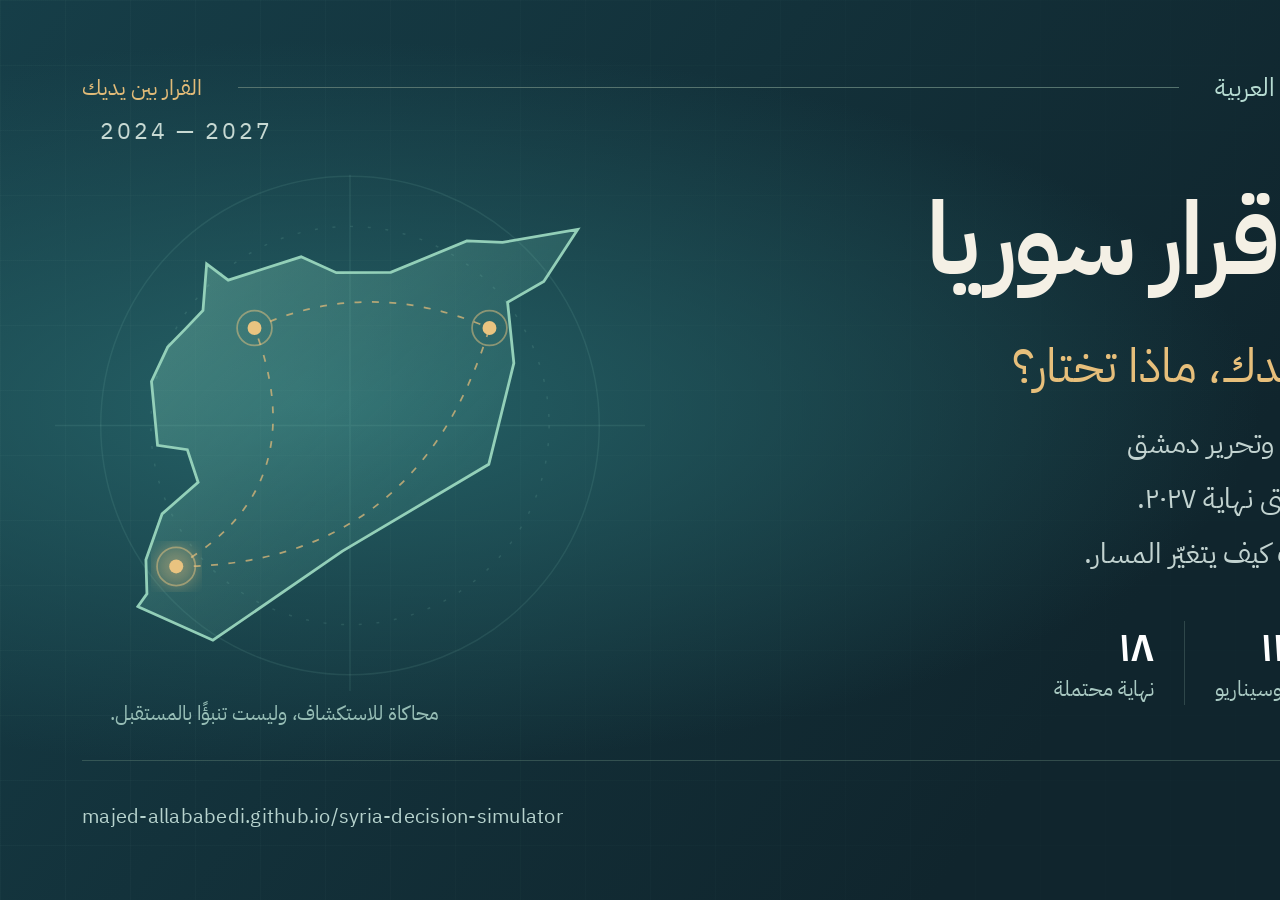
<file: promo/announcement.html>
<!doctype html><html lang="ar" dir="rtl"><meta charset="utf-8"><title>محاكي قرار سوريا — إعلان</title><style>
@font-face{font-family:Plex;src:url('../src/fonts/IBMPlexSansArabic-Regular.ttf')}@font-face{font-family:Plex;src:url('../src/fonts/IBMPlexSansArabic-SemiBold.ttf');font-weight:600}*{box-sizing:border-box}html,body{margin:0;width:1600px;height:900px;overflow:hidden}body{font-family:Plex;background:#102d35;color:#f4f0e5}.poster{position:relative;width:1600px;height:900px;background:radial-gradient(ellipse at 20% 45%,#256166 0,transparent 52%),linear-gradient(125deg,#163e48,#10252d 70%);padding:66px 82px}.grid{position:absolute;inset:0;background-image:linear-gradient(#b4ead808 1px,transparent 1px),linear-gradient(90deg,#b4ead808 1px,transparent 1px);background-size:65px 65px;mask-image:linear-gradient(90deg,#000,transparent)}.top{position:relative;display:flex;align-items:center;gap:16px;color:#b7dcd2;font-size:25px}.mark{width:43px;height:43px;display:grid;place-items:center;background:#dcb571;color:#17363d;font-size:26px;font-weight:600;border-radius:12px}.top .line{height:1px;background:#55736e;flex:1;margin:0 20px}.top .tag{font-size:22px;color:#e2bb78}.content{position:relative;width:850px;margin-top:68px}h1{font-size:101px;line-height:1.25;letter-spacing:-3px;margin:0;font-weight:600}.question{font-size:47px;color:#e7bf7b;margin:28px 0 14px}.desc{font-size:29px;line-height:1.9;color:#c2d3d0;max-width:780px;margin:0}.metrics{display:flex;gap:0;margin-top:39px;align-items:center}.metric{padding:0 30px;border-left:1px solid #5a78726b}.metric:first-child{padding-right:0}.metric:last-child{border:0}.metric b{display:block;font-size:42px;color:#fff;line-height:1.25}.metric span{font-size:21px;color:#a9c9c2}.art{position:absolute;left:25px;top:160px;width:650px;height:590px;opacity:.94}.footer{position:absolute;bottom:55px;right:82px;left:82px;border-top:1px solid #6a8c7e60;padding-top:25px;display:flex;align-items:center;justify-content:space-between}.cta{font-size:26px;background:#e3bb77;color:#15363c;padding:10px 30px;border-radius:10px;font-weight:600}.url{direction:ltr;font-size:20px;letter-spacing:.25px;color:#b7d3ce}.note{position:absolute;left:110px;top:698px;font-size:20px;color:#96bdb5}.year{position:absolute;left:100px;top:114px;font-size:23px;letter-spacing:3px;color:#c7d9d3;direction:ltr}
</style><div class="poster"><div class="grid"></div><div class="top"><span class="mark">س</span><span>تجربة تفاعلية باللغة العربية</span><span class="line"></span><span class="tag">القرار بين يديك</span></div><div class="year">2024 — 2027</div><svg class="art" viewBox="0 0 440 400" aria-label="رسم توضيحي لسوريا"><defs><linearGradient id="land" x1="0" y1="0" x2="1" y2="1"><stop stop-color="#8ed6bd" stop-opacity=".42"/><stop offset="1" stop-color="#348381" stop-opacity=".08"/></linearGradient><filter id="glow"><feGaussianBlur stdDeviation="5"/></filter></defs><g fill="none" stroke="#8dceb9"><circle cx="220" cy="180" r="169" opacity=".12"/><circle cx="220" cy="180" r="135" opacity=".16" stroke-dasharray="2 10"/><path d="M20 180H420M220 10V360" opacity=".12"/></g><g transform="translate(-30,-10) scale(1.18)"><path d="M207.5,233.2 L133.1,284.4 L90.8,265.4 L90,265 L95.2,257.7 L94.6,238.1 L103.9,211.8 L124.6,193.7 L118.4,174.9 L101.3,172.4 L97.8,135.7 L107.1,116 L117.3,105.5 L127.4,94.9 L129.5,68.2 L141.9,77.5 L183.8,64.1 L204,73.2 L235.3,73 L279,55 L299.5,55.8 L342.7,48.4 L323.2,78.3 L302.4,90.2 L306,125.2 L291.6,183.3 Z" fill="url(#land)" stroke="#9bd8bf" stroke-width="1.6"/><path d="M112 242Q192 197 157 105Q222 75 292 105M112 242Q250 242 292 105" fill="none" stroke="#dfbb7b" stroke-width="1" stroke-dasharray="4 6" opacity=".8"/><g fill="#f6cb83"><circle cx="112" cy="242" r="12" opacity=".4" filter="url(#glow)"/><circle cx="112" cy="242" r="4"/><circle cx="157" cy="105" r="4"/><circle cx="292" cy="105" r="4"/></g><g fill="none" stroke="#f6cb83" opacity=".5"><circle cx="112" cy="242" r="11"/><circle cx="157" cy="105" r="10"/><circle cx="292" cy="105" r="10"/></g></g></svg><div class="content"><h1>محاكي قرار سوريا</h1><div class="question">لو كان القرار بيدك، ماذا تختار؟</div><p class="desc">من سقوط نظام الأسد وتحرير دمشق<br>في ٨ ديسمبر ٢٠٢٤… حتى نهاية ٢٠٢٧.<br>اتخذ قراراتك، واكتشف كيف يتغيّر المسار.</p><div class="metrics"><div class="metric"><b>٣٧</b><span>شهرًا من القرارات</span></div><div class="metric"><b>١٣٨</b><span>حدثًا وسيناريو</span></div><div class="metric"><b>١٨</b><span>نهاية محتملة</span></div></div></div><div class="note">محاكاة للاستكشاف، وليست تنبؤًا بالمستقبل.</div><div class="footer"><span class="cta">جرّب المحاكي الآن</span><span class="url">majed-allababedi.github.io/syria-decision-simulator</span></div></div></html>
</file>
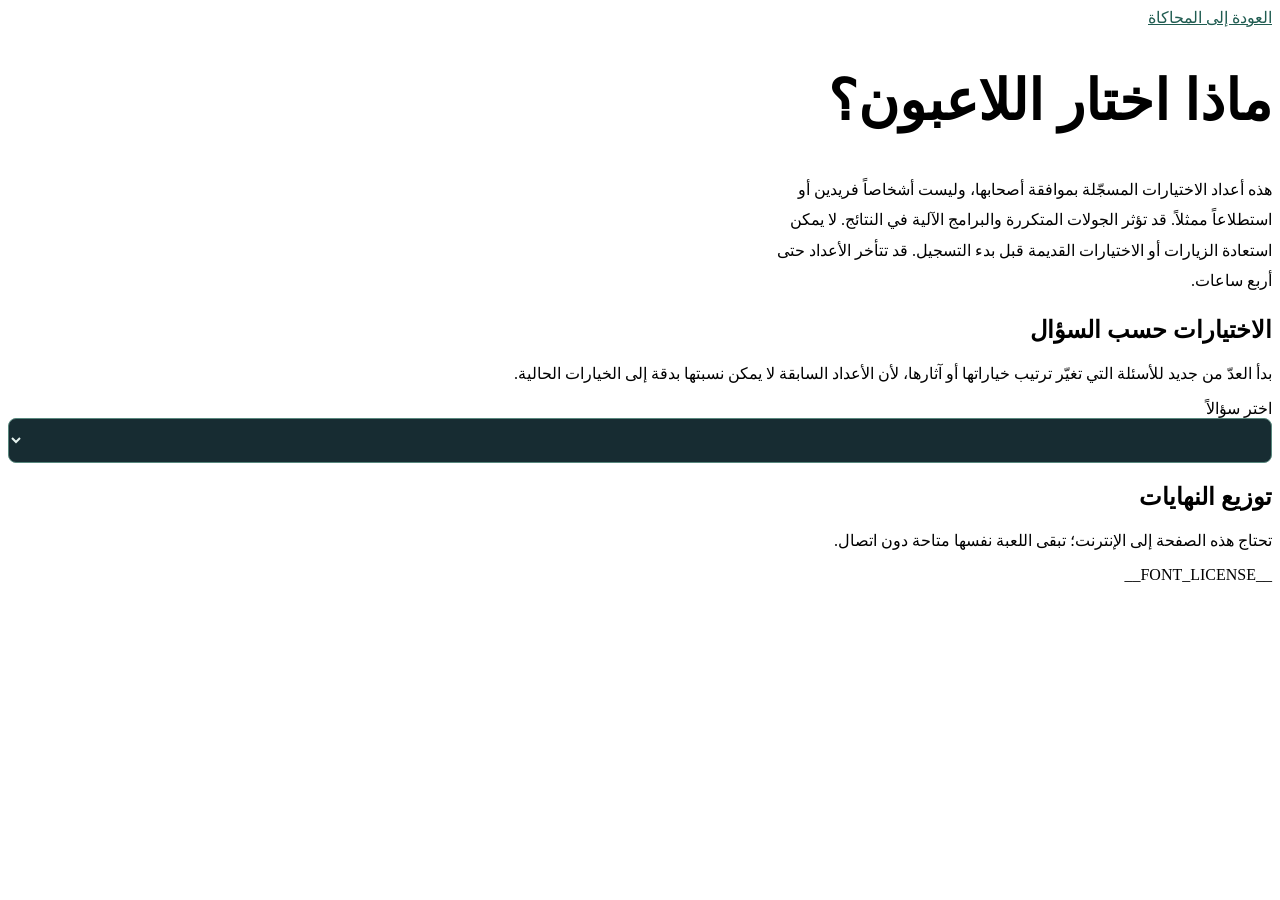
<file: src/stats.html>
<!doctype html>
<html lang="ar" dir="rtl"><head><meta charset="utf-8"><meta name="viewport" content="width=device-width,initial-scale=1"><title>إحصاءات القرارات العامة</title><style>__CSS__
.stats-wrap{max-width:900px;margin:auto;padding:28px 18px 60px}.stats-wrap h1{font-size:clamp(2rem,6vw,3.5rem);line-height:1.3}.stats-wrap a{color:#205c51}.stats-wrap select{width:100%;padding:12px;color:#e6f3ef;background:#172c32;border:1px solid #59887e;border-radius:8px;font:inherit}.stat-row{padding:12px 0;border-bottom:1px solid #1c544b20}.stats-intro{max-width:65ch;line-height:1.9}.stat-row meter{display:block;width:100%;height:15px;margin-top:8px;accent-color:#347c69}</style></head>
<body><main class="stats-wrap"><a href="index.html">العودة إلى المحاكاة</a><h1>ماذا اختار اللاعبون؟</h1><p class="stats-intro">هذه أعداد الاختيارات المسجّلة بموافقة أصحابها، وليست أشخاصاً فريدين أو استطلاعاً ممثلاً. قد تؤثر الجولات المتكررة والبرامج الآلية في النتائج. لا يمكن استعادة الزيارات أو الاختيارات القديمة قبل بدء التسجيل. قد تتأخر الأعداد حتى أربع ساعات.</p><section class="card"><h2>الاختيارات حسب السؤال</h2><p>بدأ العدّ من جديد للأسئلة التي تغيّر ترتيب خياراتها أو آثارها، لأن الأعداد السابقة لا يمكن نسبتها بدقة إلى الخيارات الحالية.</p><label for="question">اختر سؤالاً</label><select id="question"></select><div id="results" aria-live="polite"></div></section><section class="card"><h2>توزيع النهايات</h2><div id="ends" aria-live="polite"></div></section><p>تحتاج هذه الصفحة إلى الإنترنت؛ تبقى اللعبة نفسها متاحة دون اتصال.</p></main>__FONT_LICENSE__<script>var DATA=__STATS_DATA__;</script><script>__STATS_JS__</script></body></html>
</file>
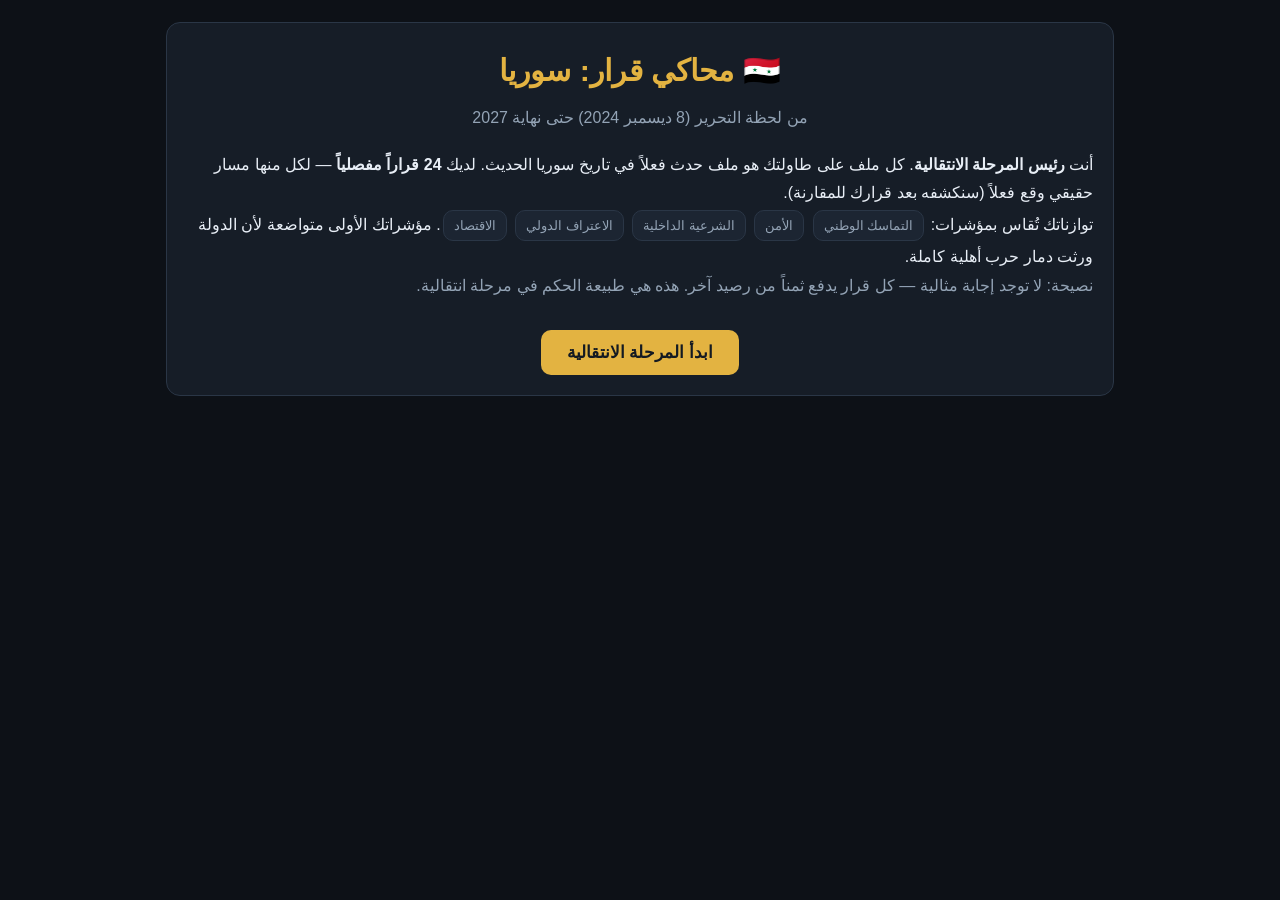
<file: v1/محاكي-القرار-نسخة-1.html>
<!DOCTYPE html>
<html lang="ar" dir="rtl">
<head>
<meta charset="UTF-8">
<meta name="viewport" content="width=device-width, initial-scale=1.0">
<title>محاكي قرار سوريا: من التحرير إلى 2027</title>
<style>
:root{
  --bg:#0d1117; --panel:#161d27; --panel2:#1c2532; --line:#2a3646;
  --txt:#e8eef6; --dim:#93a3b5; --gold:#e3b341; --green:#3fb96b;
  --red:#e05b5b; --blue:#4aa3e0; --w:#b48ce8; --a:#5ad08a; --s:#4aa3e0; --d:#e3b341; --e:#f0864f;
}
*{box-sizing:border-box;margin:0;padding:0}
body{background:var(--bg);color:var(--txt);font-family:"Segoe UI",Tahoma,"Noto Naskh Arabic",Arial,sans-serif;line-height:1.8}
.wrap{max-width:980px;margin:0 auto;padding:22px 16px 60px}
h1{font-size:1.9rem;color:var(--gold);margin-bottom:6px}
h2{font-size:1.25rem;margin:14px 0 8px}
.sub{color:var(--dim);margin-bottom:18px}
.card{background:var(--panel);border:1px solid var(--line);border-radius:14px;padding:20px;margin-bottom:16px}
.badge{display:inline-block;background:var(--panel2);border:1px solid var(--line);color:var(--gold);border-radius:20px;padding:2px 14px;font-size:.85rem;margin-bottom:10px}
.gauges{display:grid;grid-template-columns:repeat(auto-fit,minmax(160px,1fr));gap:10px;margin:14px 0}
.gauge{background:var(--panel2);border:1px solid var(--line);border-radius:10px;padding:10px 12px}
.gauge .lbl{font-size:.8rem;color:var(--dim);display:flex;justify-content:space-between}
.bar{height:10px;background:#0a0f16;border-radius:6px;margin-top:6px;overflow:hidden}
.bar i{display:block;height:100%;border-radius:6px;transition:width .5s}
.opt{display:block;width:100%;text-align:right;background:var(--panel2);border:1px solid var(--line);color:var(--txt);border-radius:12px;padding:14px 16px;margin-bottom:10px;cursor:pointer;font-size:1rem;font-family:inherit}
.opt:hover{border-color:var(--gold);background:#222d3c}
.opt b{color:var(--gold);display:block;margin-bottom:4px}
.opt small{color:var(--dim)}
.btn{background:var(--gold);color:#141a22;font-weight:700;border:none;border-radius:10px;padding:12px 26px;font-size:1.05rem;cursor:pointer;font-family:inherit}
.btn.sec{background:var(--panel2);color:var(--txt);border:1px solid var(--line)}
.outcome{border-right:4px solid var(--blue);background:var(--panel2);border-radius:0 10px 10px 0;padding:14px 16px;margin:12px 0}
.reality{border-right:4px solid var(--green);background:#152219;border-radius:0 10px 10px 0;padding:14px 16px;margin:12px 0;font-size:.95rem}
.reality b{color:var(--green)}
.effs{display:flex;flex-wrap:wrap;gap:8px;margin-top:8px}
.eff{font-size:.85rem;padding:2px 10px;border-radius:12px}
.eff.up{background:#12331f;color:#6fdc8c}.eff.dn{background:#3a1a1a;color:#f08c8c}
.tl{display:flex;align-items:center;gap:4px;margin:10px 0;font-size:.75rem;color:var(--dim)}
.tl .dot{flex:1;height:6px;background:#0a0f16;border-radius:4px;overflow:hidden}
.tl .dot i{display:block;height:100%;background:var(--gold)}
.log{font-size:.85rem;color:var(--dim)}
.log div{border-bottom:1px dashed var(--line);padding:4px 0}
.kbd{border:1px solid var(--line);border-radius:4px;padding:0 6px;background:var(--panel2);font-size:.8rem}
.big{font-size:2.2rem;color:var(--gold);margin:10px 0}
.center{text-align:center}
.grid2{display:grid;grid-template-columns:1fr 1fr;gap:12px}
@media(max-width:700px){.grid2{grid-template-columns:1fr}}
ul{padding-right:22px;margin:8px 0}
li{margin-bottom:6px}
.finalgrid{display:grid;grid-template-columns:repeat(auto-fit,minmax(150px,1fr));gap:10px;margin:14px 0}
.tag{font-size:.8rem;background:var(--panel2);border:1px solid var(--line);border-radius:10px;padding:3px 10px;color:var(--dim);display:inline-block;margin:2px}
</style>
</head>
<body>
<div class="wrap" id="app"></div>
<script>
"use strict";
/* ============================================================
   محاكي قرار: سوريا من التحرير (8/12/2024) إلى نهاية 2027
   أنت أحمد الشرع / رئيس المرحلة الانتقالية.
   المقاييس: التماسك الوطني، الأمن، الشرعية الداخلية، الاعتراف الدولي، الاقتصاد
   ============================================================ */
const NAMES={w:"التماسك الوطني",a:"الأمن",s:"الشرعية الداخلية",d:"الاعتراف الدولي",e:"الاقتصاد"};
const COL={w:"var(--w)",a:"var(--a)",s:"var(--s)",d:"var(--d)",e:"var(--e)"};

const SCEN=[
{id:"gov",date:"ديسمبر 2024",title:"الأيام الأولى: من يدير الدولة؟",
brief:"دمشق سقطت. الجيش انهار، والموظفون في حيرة، والسفارات تراقب. أمامك خياران: إبقاء حكومة تصريف تعمل مع الإدارات القديمة لكسب الوقت، أو تطهير كامل للدولة من بقايا النظام.",
opts:[
 {t:"إبقاء حكومة تصريف الأعمال (البشير) وتسيير الدواوين",d:"استمرارية المؤسسات ولو بكادر مشكوك بولائه",eff:{d:10,s:5,e:5,a:-5},res:"تستقر الخدمات نسبياً، والسفارات تلتقط إشارة عقلانية، لكن قواعد الثوار تتذمر من «إعادة إنتاج النظام»."},
 {t:"تطهير شامل فوري لكل مفاصل الدولة",d:"لا شريك سابق في منصب واحد",eff:{s:10,d:-5,a:-10,e:-10},res:"القواعد الشعبية مرتاحة، لكن المدارس والمستشفيات والدوائر المالية تصاب بالشلل خلال أسابيع."},
 {t:"حكم عسكري مباشر بـ«إدارة النصر»",d:"القرار كله في غرفة العمليات",eff:{a:5,d:-10,s:-10},res:"الأمن يشتد، لكن الغرب والأقليات يقرؤونها عودة للوصاية الأمنية على البلاد."}]},

{id:"army",date:"24 ديسمبر 2024",title:"الجيش الجديد: حلّ أم إدماج؟",
brief:"عشرات الفصائل بالسلاح تريد ثمرة النصر. الضباط العلويون القدامى يقبعون في المنازل. كيف تبني جيش الدولة؟",
opts:[
 {t:"حلّ الفصائل ودمجها في وزارة الدفاع (الكرد لاحقاً)",d:"جيش واحد تحت سقف واحد — بالسلاح والولاء",eff:{a:10,d:-5,w:-5},res:"تصدر الوزارة هيكل إدماجاً تدريجياً؛ الغرب يحذر من «أسلمة الجيش» وجزء من الأقليات يقلق، لكن السلاح يجمع تحت راية واحدة."},
 {t:"استيعاب ضباط تقنية من جيش النظام السابق",d:"الخبير قبل الولائي",eff:{a:10,e:5,s:-10},res:"تتحسن قدرات الجيش التقنية، لكن الثوار يرون في القرار عودة روح الجيش الأسدي، وتبدأ شكاوى «الثورة سُرقت»."},
 {t:"نزع سلاح الفصائل وبناء جيش مهني من الصفر",d:"دولة بلا ميليشيات فوراً",eff:{a:-15,w:5},res:"الفصائل ترفض، وتنتشر نقاط تفتيش تابعة هنا وهناك؛ الدولة تبدو نظرية أكثر منها واقعية."}]},

{id:"pres",date:"29 يناير 2025",title:"مؤتمر النصر: كيف يُنظَّم الحكم؟",
brief:"البرلمان والنظام السابق يُحَلّان. السؤال: رأس واحد للمرحلة الانتقالية، أم مجلس قيادة جماعي؟",
opts:[
 {t:"تعيينك رئيساً للمرحلة الانتقالية",d:"حسم رمزي وسياسي باسم الثورة",eff:{s:5,d:-5},res:"تُعلن أولوياتك: ملء الفراغ، السلم الأهلي، المؤسسات، الاندماج الدولي. معترضون يرون تركيزاً مبكراً للسلطة."},
 {t:"مجلس قيادة وطني بالتناوب",d:"تشاركي يطمئن الشركاء",eff:{w:10,d:5,a:-5},res:"الأطراف والشركاء يطمئنون، لكن قرارات مصيرية تتأخر وسط البيروقراطية الثورية."},
 {t:"انتخابات رئاسية فورية",d:"شرعية صندوق قبل البناء",eff:{a:-10,w:-5,s:5},res:"دولة تدير انتخابات في ظل فصائل مسلحة وملايين نازحين: فوضى تنظيمية وشرعية هشة."}]},

{id:"coast",date:"6–12 مارس 2025",title:"انتفاضة الفلول في الساحل",
brief:"عشرات كمائن لعناصر أمن في قرى علوية — قتلى بالخمسينات — والنظام البائد يحرض على تمرد مسلح بالساحل. كيف ترد؟",
opts:[
 {t:"عملية عسكرية شاملة وسريعة",d:"حسم بلا تفاصيل",eff:{a:15,w:-20,s:-5,d:-10},flags:["massacre"],res:"يُحطم التمرد خلال أيام، لكن عناصر من الأجهزةرافقها مجازر انتقامية بحق مدنيين علويين: المرصد يوثق أكثر من 1,400 قتيل مدني، وسمعة المرحلة الانتقالية تهتز عالمياً."},
 {t:"ضربات دقيقة مع كتيب حماية للمدنيين",d:"الأمن بعدالة، لا بالثأر",eff:{a:10,w:-5,s:5,d:5},res:"الفلول تُضرب، والقرى العلوية تشهد انتشاراً منضبطاً؛ الكلفة العسكرية أعلى، لكن الرواية السوداء تُحاصر."},
 {t:"مفاوضات مع وجهاء الساحل وتهدئة",d:"حقن الدم أولاً",eff:{a:-10,w:5,d:5},res:"الفلول تعيد تنظيم نفسها وتنتشر في البادية، لكن الشارع العلوي يلتقط إشارة شراكة."}]},

{id:"sdf",date:"10 مارس 2025",title:"اتفاق قسد: دمج أم حسم؟",
brief:"الولايات المتحدة تضغط لاتفاق مع قوات سوريا الديمقراطية: وقف نار شامل، دمج عسكري ومدني، وضمانات للكرد — مع بقاء سيطرة قسد المؤقتة على المعابر والنفط.",
opts:[
 {t:"توقيع الاتفاق",d:"دولة واحدة بمراحل",eff:{d:5,w:5,a:-5},flags:["sdfdeal"],res:"الاتفاق يوقع: هدوء في الشمال والشرق، لكن التنفيذ يتعثر شهراً بعد شهر ويطغى الشعار: «الوقت ليس محايداً»."},
 {t:"رفض الاتفاق وحرب استنزاف فورية",d:"الحرب اليوم أهون من غد",eff:{a:-15,d:-10,w:5},flags:["sdfwar"],res:"جبهة شرقية مشتعلة مع الغطاء الأمريكي الموزع؛ الاقتصاد يجمد، وداعش تستفيد من الفراغ."},
 {t:"اعتراف بإدارة ذاتية/فيدرالية الآن",d:"لا مركزية ترضي واشنطن وتغضب أنقرة",eff:{w:-10,d:10,a:-5},flags:["federal"],res:"ترحيب أمريكي وأوروبي، وغضب تركي عارم وعرقلة لمسارات إدلب، وخصوم داخليون يتهمونك بتقسيم الأمر الواقع."}]},

{id:"const",date:"13 مارس 2025",title:"الإعلان الدستوري: أي عقد اجتماعي؟",
brief:"لجنة قانونية تعد المسودة: مدة انتقالية وشكل نظام الحكم ومصادر التشريع. الأقليات تراقب كلمة واحدة في كل مادة.",
opts:[
 {t:"إعلان دستوري: رئاسي، 5 سنوات، والفقه مصدر رئيسي",d:"نموذج «الانضباط الثابت»",eff:{d:5,w:-5,s:-5,a:5},flags:["pressys"],res:"يوقع: نظام رئاسي قوي وعدة سنوات؛ مكونات كثيرة تحسبها صفقة أحادية، لكن الدولة تظهر بواجهة واضحة أمام الخارج."},
 {t:"جمعية تأسيسية منتخبة ودستور توافقي",d:"الشرعية التشاركية مهما كلفت",eff:{w:10,s:10,d:5,a:-5},res:"أشهر إضافية من الترقب الأمني، لكن مخرجات التأسيس تحمل توقيع الجميع لا توقيع الفائز."},
 {t:"صيغة إسلامية صريحة ودور أكبر للعلماء",d:"تثبيت هوية الدولة",eff:{w:-15,s:10},res:"القاعدة الإسلامية تحتفي، والأقليات تزداد قلقاً وتزداد دعوات «الحماية الدولية» زخماً."}]},

{id:"justice1",date:"أبريل–مايو 2025",title:"جراح الساحل: محاسبة أم طيّ صفحة؟",
brief:"تقارير أممية وصحفية تتحدث عن انتهاكات جسيمة على الهوية، وضغط غربي وعلوي لتشكيل آلية محاسبة، وقواعد مسلحة تعتبر أي محاكمة «مساساً بالمقاتلين».",
opts:[
 {t:"لجنة وطنية مستقلة + محاكمات للمنتهكين",d:"لا أحد فوق القانون",eff:{d:10,w:10,s:-5},flags:["trials"],res:"لجنة تقصي تبدأ عملها؛ محاكمات محدودة لكن كافية لتوجيه رسالة، واستياء داخل الأجهزة من «محاسبة المقاتلين»."},
 {t:"عفو عام وتجاهل الملفات",d:"نتقدم ولا نلتفت",eff:{w:-15,d:-10,s:5},res:"الشارع العلوي يوثق الانتهاكات للذاكرة، وتتحول المجزرة إلى جرح سياسي مفتوح لسنوات."},
 {t:"محاسبة فردية داخل الأجهزة فقط (بلا لجنة مستقلة)",d:"ترقيع محسوب",eff:{a:5,d:5},res:"امتصاص أولي للغضب، لكن الثقة المفقودة لا تُستعاد بالتعليمات الداخلية."}]},

{id:"sanctions",date:"13–30 مايو 2025",title:"ترامب يمد يده: صفقة العقوبات",
brief:"في الرياض، ترامب يعلن رفع العقوبات: شروط؟ تدمير الكيميائي المتبقي، مكافحة داعش، إبعاد النفوذ الإيراني، وانفتاح اقتصادي. الرئيس الفرنسي يلتقيك في باريس.",
opts:[
 {t:"قبول الصففة بشروطها كاملة",d:"الخبز أولاً",eff:{e:20,d:15,s:-5},res:"مرسوم تنفيذي أمريكي يلغي معظم العقوبات (30 يونيو)؛ تدفقات استثمار أولية، وجزء من الشارع يراها وصاية مقنعة."},
 {t:"قبول مع تأجيل شروط سيادية",d:"شراكة لا تبعية",eff:{e:10,d:5,s:5,a:-5},res:"رفع جزئي للعقوبات مع ضغط متواصل؛ باراك يصبح «مندوباً فوق العادة» في تفاصيل الملف السوري."},
 {t:"رفض الإملاء والاعتماد على الخليج",d:"كرامة اقتصادية",eff:{e:-10,d:-15,s:10},res:"الإمارات والكويت تساندان، لكن بنوك العالم مغلقة والصادرات مجمدة: النمو يتعثر والبطالة تقفز."}]},

{id:"israel1",date:"2025",title:"الضربة الإسرائيلية في الجنوب",
brief:"إسرائيل اجتاحت المنطقة العازلة ودمرت سلاح الجيش، وتطالب بنزع سلاح جنوب دمشق، وترفض أي عودة عسكرية قرب القنيطرة. أي استراتيجية؟",
opts:[
 {t:"احتواء + تفاوض غير مباشر بلا تنازلات",d:"لا حرب ولا استسلام",eff:{d:5,a:-5,w:-5},res:"لا اشتباك شامل، لكن الاحتلال يترسخ: نقاط عسكرية ومداخل مغلقة و«نطاق سيطرة» 15 كم و«نفوذ» 60 كم."},
 {t:"ملف مقاومة جنوبية نشط",d:"الثمن الإسرائيلي مستمر",eff:{a:-15,d:-10,s:15,e:-10},flags:["resist"],res:"غارات إسرائيلية متكررة وهدم بيوت؛ القاعدة الشعبية تحتفي، لكن الاقتصاد والسياحة الخارجية والصفقات الخليجية تدفع الثمن."},
 {t:"تنازلات جنوبية كبرى (نزع سلاح + ترتيبات) مقابل انسحاب",d:"دفع الجولان بالجملة",eff:{s:-15,d:10,w:-10},flags:["isrdeal"],res:"انسحاب جزئي مشروط بمراقبة دولية؛ خصومك يسمونه «سايس–بيكو معكوساً» ويستعدون للانتخابات ضده."}]},

{id:"sweida",date:"11–21 يوليو 2025",title:"انفجار السويداء",
brief:"شجار على طريق يتحول اشتباكاً درزياً–بدوية–حكومية. إسرائيل تقصف الجيش بذريعة «حماية الدروز» (مواقع في دمشق نفسها)، والشيخ حكمت الهجري يرفض دخول الأجهزة.",
opts:[
 {t:"انتشار عسكري ثم اتفاق إدماج مع المشايخ",d:"الدولة تدخل وتخرج لتنجو",eff:{a:-5,w:-10,d:-5},flags:["sweidacrisis"],res:"الجيش ينسحب وفق تفاهم هشة بعد الغارات الإسرائيلية على دمشق؛ الهجري يرفض، والعشائر تكسر الهدنة يومياً — 1,300+ قتيل خلال أشهر."},
 {t:"البقاء خارج المعادلة منذ البداية وتسوية قبلية",d:"حكمة الصبر",eff:{w:-5,a:5,d:5},flags:["sweidasoft"],res:"جبل العرب يصبح إدارة ذاتية الأمر الواقع بهدوء، لكن هيبة الدولة في الجنوب تتآكل وتكبر فجوة «الدولة داخل الدولة»."},
 {t:"مواجهة عسكرية حاسمة وإعادة انتشار كامل",d:"لا منطقة رمادية",eff:{a:-20,w:-15,d:-15,s:-10},flags:["sweidawar"],res:"إسرائيل تدخل بقوة أكبر (غارات على القيادة)، والحرب الأهلية في الجنوب تبتلع الجيش وتستنزف الرصيد الدولي كله."}]},

{id:"pc",date:"أكتوبر 2025 – يوليو 2026",title:"البرلمان: أي طريق للتمثيل؟",
brief:"الإعلان الدستوري ينص على مجلس شعب. الخيار: انتخاب غير مباشر عبر هيئة ناخبة، أو اقتراع عام مباشر، أو تأجيل حتى الدستور.",
opts:[
 {t:"انتخاب غير مباشر + ثلث يعيّنه الرئيس",d:"الأسرع والأضمن سياسياً",eff:{d:10,s:-10},flags:["pcindirect"],res:"مجلس من 210 مقاعد: 140 بانتخاب ~6,000 ناخب ناخب فقط + 70 تعييناً؛ انعقاده يتأخر، والشارع يسميه «برلمان التعيينات»."},
 {t:"انتخابات عامة مباشرة لكل السوريين",d:"صندوق حقيقي ولو بفوضى",eff:{s:15,d:10,a:-10,w:5},res:"تنظيم صعب مع نازحين ومخيمات وأمن غير مكتمل، لكن الشرعية الشعبية للقوانين تنتقل من «مُمنوحة» إلى «مفوضة»."},
 {t:"تأجيل المجلس حتى اكتمال الدستور",d:"الترتيب أولاً",eff:{d:-10,s:-10},res:"الإعلان الدستوري بلا شريك تشريعي، والغرب يسأل: أين المساءلة؟ والتمديد يصبح عادة."}]},

{id:"turkey",date:"أواخر 2025",title:"المظلة التركية: اتفاق أم استقلالية؟",
brief:"تركيا شريك قسر: قواتها في الشمال، مسيّراتها سلاحك الجوي الأقوى، ودرعها الفصيلي جزء من جيشك. وأنقرة تريد ضمان نفوذها دائماً.",
opts:[
 {t:"تعاون دفاعي عميق + إدماج الجيش الوطني",d:"إلزام الشريك الثقيل",eff:{a:10,w:-10,d:5},flags:["tuclose"],res:"قواعد وتنسيق جوي، والجيش الوطني يدمج بألوية؛ الشارع يرفع لافتات «لا احتلال لا وصاية» في حلب وإدلب."},
 {t:"تحجيم الدور التركي تدريجياً (توازن متعدد)",d:"سوريا لكل الشركاء",eff:{w:10,a:-10},flags:["tulimit"],res:"أنقرة تضغط اقتصادياً وأمنياً، لكن المزاج الشعبي يميل لصالحك: أول مرة منذ 14 سنة سوريا تملك هامش مناورة."},
 {t:"تحالف استراتيجي كامل مع أنقرة",d:"محور تركي–سوري",eff:{a:10,w:-15,s:-10},res:"أنقرة تتحكم في مفاصل الجيش والسياسة الكردية، وتتكثف هتافات «خيانة» في الساحل ودير الزور ضد الوجود التركي."}]},

{id:"wh",date:"10 نوفمبر 2025",title:"اليد الأمريكية: البيت الأبيض",
brief:"أول رئيس سوري يدخل البيت الأبيض. ترامب: «قائد قوي». قبلها انضمت سوريا للتحالف ضد داعش، ورفع مكافأة 10 ملايين عنك سابقاً. هل تعمّق الشراكة؟",
opts:[
 {t:"زيارة البيت الأبيض + تعميق الشراكة (التحالف، الاستخبارات)",d:"حليف جديد بدل الحلفاء القدامى",eff:{d:20,e:10,s:-5},res:"واشنطن تحمي ظهر اقتصادياً وأمنياً؛ معارضوك يسمونها «حماية مشروطة» و«قيد على القرار»."},
 {t:"الحفاظ على مسافة «عدم الانحياز»",d:"أصدقاء بلا محاور",eff:{d:-15,e:-10,s:5},res:"رفع العقوبات يفتر، والمستثمرون يترددون بانتظار إشارة أمريكية أوضح."}]},

{id:"money",date:"ديسمبر 2025",title:"الليرة الجديدة و«قيصر»",
brief:"إلغاء قانون قيصر نهائياً (الشيوخ 77–20) وقرار شطب وشيك. وفي الداخل: تضخم، وليرة محترمة، وهدف: حذف صفرين وإعادة بناء الثقة المصرفية.",
opts:[
 {t:"إصدار عملة جديدة + مصرف مركزي مستقل",d:"إعادة ضبط الاقتصاد",eff:{e:10,d:5},res:"العملة الجديدة تتداول، والتضخم يهدأ تدريجياً، لكن الطبقة الوسطى تراقب بحذر من تاريخ عملات المنطقة."},
 {t:"تأجيل الإصلاح النقدي حتى استقرار الموازنة",d:"الحذر واجب",eff:{e:-5},res:"التضخم يستمر، والسوق السوداء تتوسع، والمستثمرون يؤجلون صفقاتهم بانتظار وضوح نقدي."},
 {t:"تحرير مصرفي فوري (نوافذ ذهب وصرف كاملة)",d:"صدمة ثقة",eff:{e:15,w:-5},res:"رأسمال يعود من الخارج وتنتعش القروض، لكن فقاعة عقارية مبكرة تضرب أسعار الإسكان في دمشق وحلب."}]},

{id:"aleppo",date:"6–11 يناير 2026",title:"الشيخ مقصود والأشرفية: الساعة الصفراء",
brief:"اتفاقات 2025 لم تُطبق: أسايش تقصف Castello، حصار خفي للحيين، وقتلى. في حلب: قنابل على مستشفى. القرار؟",
opts:[
 {t:"عملية استعادة الحيين عسكرياً",d:"حلب مدينة واحدة",eff:{a:10,w:-10,d:-5},flags:["aleppoop"],res:"الحيان يستعادان خلال أيام مع معارك شوارع وأضرار مدنية، ودفع مقاتلي الأسايش إلى الشمال الشرقي — حسم أمني بسمعة حقوقية متعثرة."},
 {t:"إنفاذ اتفاقات 2025 قبل أي اشتباك",d:"العقد أمانة",eff:{a:5,w:5,d:5},res:"دمج أمني مشترك تحت الداخلية مع بقاء أسايش الحيين، لكن الحسم يتأخر ويستفيد منه لصوص السلاح والفلول."}]},

{id:"ne",date:"13–27 يناير 2026",title:"حملة شمال شرق سوريا",
brief:"الفرصة نافذة: العشائر العربية في شرق الفرات معك، والمسيّرات جاهزة، وواشنطن غير راغبة بمواجهة. ماذا تفعل بروجآفا الأمر الواقع؟",
cond:(f)=>true,
opts:[
 {t:"حملة خاطفة + اتفاق 30 يناير (دمج + حقوق)",d:"العسكري يفتح باب السياسي",eff:{w:10,a:10,d:5,s:5,e:15},flags:["necam"],res:"في أسبوعين: الطبقة وسد الفرات وحقل العمر وسد تشرين بيد الدولة (80% من الأراضي). ثم اتفاق: دمج بثلاث ألويات، الداخلية بالحسكة، ضمانات لغوية ومدنية — وعبدي يصبح لاحقاً مستشارك."},
 {t:"مسار تفاوضي فقط دون ضغط عسكري",d:"الكيماوي بدل بارود",eff:{w:-5,d:10,a:-10,e:-5},flags:["nepol"],res:"مفاوضات مفتوحة بلا حسم: النفط ومعابر تظل معلقة، والعشائر تتململ، والميليشيات تعيد التسليح."},
 {t:"حرب شاملة بلا هدن حتى الاستسلام الكامل",d:"كل شيء أو لا شيء",eff:{a:-20,d:-20,w:5,e:5},flags:["newar"],res:"انهيار قسد أعمق، لكن نزوح كردي ومجازر انتقامية محتملة، وواشنطن تنسحب من الشراكة، وألغام سجون داعش تُفعّل في الفوضى."}]},

{id:"kurd",date:"16 يناير – 25 أغسطس 2026",title:"القرار الكردي: حقوق أم صهر؟",
brief:"بعد الحسم، الكردي يطرح الأسئلة: اللغة، الجنسية، النوروز، الإدارة المحلية. والائتلاف الإسلامي داخل دائرتك يرفض «فيدرالية مقنعة».",
opts:[
 {t:"مرسوم شجاع: كردية لغة وطنية + النوروز عطلة + تجنيس المجردين",eff:{w:15,d:10,s:-5},res:"اعتراف دستوري وقانوني: مكسب تاريخي لـ300 ألف عديمي جنسية، ورفض محافظ لمعناه داخل القاعدة."},
 {t:"ضمانات فردية بلا اعتراف جماعي",d:"لغة دولة واحدة",eff:{w:-10,d:-5},res:"الكردي يعتبرها تراجعا عن اتفاق مارس 2025، والحسكة تحتفظ بذاكرة «الذبح السياسي» رغم الهدوء."},
 {t:"حزمة كاملة + لامركزية إدارية موسعة",eff:{w:20,s:-10,d:10},flags:["kurdfull"],res:"إدارة محلية أوسع وتعليم كردي؛ نجاح نموذجي لدمج الأقليات، لكنه يحرض مطالب مشابهة (السويداء/الساحل) ويغضب المحافظين."}]},

{id:"econ",date:"2026",title:"نموذج إعادة الإعمار",
brief:"620 مليون € أوروبية ووعود خليجية وعقارات محررة وحقول نفط عائدة. أي نموذج يحمي 90% فقراء من نار النمو؟",
opts:[
 {t:"البنية التحتية والكهرباء أولاً بأموال خليجية",d:"النمو من المصانع لا الأبراج",eff:{e:15,s:5},res:"شبكات كهرباء ومياه ومرافئ تتجدد، و12 GW هدف 2030 يصبح قابلاً للتصديق، والفقراء يلمسون أول تحسن ملموس."},
 {t:"ميجا-مشاريع عقارية وسياحية (عقود ذهبية)",d:"دبي على العاصي",eff:{e:10,w:-10,s:-10},flags:["mega"],res:"أبراج وأحياء فاخرة وسرعة بناء مذهلة، لكن أراضي الناس ترفع سعرها وملايين الفقراء يرون الاقتصاد من خلف الزجاج."},
 {t:"حماية اجتماعية: رواتب وسلع أساسية ودعم زراعة",d:"الخبز قبل الأبراج",eff:{s:15,e:5,d:5},res:"الشرعية الشعبية ترتفع، لكن خزينة مثقلة وعجز متنامٍ يهددان الاستدامة."}]},

{id:"sweida2",date:"أبريل–أغسطس 2026",title:"جبل العرب: التسوية الأخيرة؟",
brief:"الوضع في السويداء ينفجر مجدداً: حصار اقتصادي يتصاعد، مجلس إدارة محلي (جبل الباشان) يرفض، إسرائيل تتوعد، والحرس الوطني يقاتل.",
opts:[
 {t:"اتفاق «إدارة خاصة» ضمن الدولة (لا فيدرالية)",d:"وحدة بشكل مرن",eff:{w:5,d:10,a:10,s:5},res:"اتفاق يحفظ علم الدولة وخصوصية الجبل؛ إسرائيل ترضى مبدئياً، والطرفان يبيعانه لجمهوريهما كـ«انتصار»."},
 {t:"الاستمرار في الحصار والضغط حتى الاستنزاف",d:"التاريخ يطيل",eff:{e:-10,d:-10,w:-5},res:"الحصار يخنق الجبل اقتصادياً دون أن يكسر الهجري؛ صورة الدولة «القوية العاجزة» تترسخ."},
 {t:"حل عسكري شامل",d:"النقطة الأخيرة",eff:{a:-20,w:-15,d:-15},res:"إسرائيل تعيد غاراتها على دمشق، ودروز سوريا يتوحدون ضدك، والساحل يتذكر الساحل الآخر: موجة تمرد جديدة."}]},

{id:"justice2",date:"منتصف 2026",title:"العدالة الانتقالية الكبرى",
brief:"لجان «المفقودين» و«العدالة» تعمل منذ عامين دون محاكمات كبرى. الضحايا والمعتقلون السابقون يطرقون الأبواب، والفلول تريد طيّ الملفات.",
opts:[
 {t:"محاكمات رمزية علنية + مصالحة محلية شاملة",eff:{w:5,d:10,s:-5},res:"شاشات تعرض اعترافات جلاوزة كبار؛ جرح الضحايا يبدأ الالتئام، والحاضنة الثورية تتهمك بـ«تدنيس النصر»."},
 {t:"طي الصفحة والمصالحة بلا محاكمات",eff:{w:-10,s:10},res:"«عفا الله عما سلف»: تهدئ الأجهزة، وتزرع يقيناً عند الضحايا أن الدولة لم تتغير."},
 {t:"عدالة شاملة: محاكمات واسعة للضباط والأمنيين السابقين",eff:{d:15,w:10,s:-15},res:"لوكربيتي حقيقي يهز أركان البيروقراطية، وحصانة الخوف تنتهي، وحلفاء داخل السلطة يحذرون من «تفكيك الدولة»."}]},

{id:"const2",date:"2027",title:"الدستور الدائم والاستحقاق الأكبر",
brief:"المرحلة تنتهي نظرياً ~2029–2030 بموجبك، لكن مجلس الشعب والمجتمع يسألان: متى الدستور؟ ومتى انتخابات رئاسية تنافسية؟",
opts:[
 {t:"استفتاء دستوري + انتخابات برلمانية عامة 2027",d:"التفويض قبل الوقت",eff:{s:20,d:10,w:5,a:-10},flags:["elecnow"],res:"الشرعية الشعبية تُختَم بالتصويت لا بالثورة؛ منافسون محتملون يطلون، والسباق يفتح حسابات المرحلة كلها."},
 {t:"تمديد المرحلة حتى 2030 بحجة البناء",d:"استقرار على حساب الديمقراطية",eff:{s:-10,d:5,a:5},res:"لا انقلاب ولا انتخابات؛ «استقرار مؤجل» يريح العواصم ويقلق الشارع والقانونيين."},
 {t:"دستور فوق السلطة بلا ضمانات تشاركية",d:"عقد بلا شراكة",eff:{w:-10,s:5},res:"استفتاء بإدارة أحادية: ورقة قانونية تتقدم، ومكونات ترفض التوقيع على عقد لا يحميها."}]},

{id:"isis",date:"2027",title:"داعش: القنبلة التي لا تنتهي",
brief:"البادية وسجون الحسكة (الهول: عشرات الآلاف) تلغم كل مكاسبك. التحالف مع أمريكا مشترك، والفصائل تريد «سوريا أولاً».",
opts:[
 {t:"عمليات مشتركة مع التحالف + تأمين السجون",d:"الحرب المستمرة المملة",eff:{a:15,d:10,e:5},res:"خلايا داعش تُفكك بضغط أمني دائم، واستعادة آلاف من أطفال الهول تعيد إنسانية المشهد."},
 {t:"الانسحاب من الشراكة والاعتماد على الذات",eff:{a:-20,d:-10},res:"داعش تستعيد ريفياً رخيصاً (كمائن يومية)، والغرب يعيد التلويح بورقة «الإرهاب» أمام المستثمرين."},
 {t:"عفو مشروط للمجندين الجبريين وتسوية اجتماعية",eff:{w:5,a:-5},res:"امتصاص ريفي هادئ، لكن الخلايا الصلبة تبقى، والعمليات الاستباقية تتراجع."}]},

{id:"israel2",date:"نهاية 2027",title:"الجنوب: اتفاق أم توريث الأزمة؟",
brief:"الاحتلال في القنيطرة وجبل الشيخ مستمر، الغارات لم تتوقف (أبو الظهور 2026)، وترامب يضغط لأبراهام جديد، والسويداء-إسرائيل تراقب.",
opts:[
 {t:"اتفاق أمني (ليس سلاماً) بضمانات دولية + مسار جولان تفاوضي",d:"صفقة الناجي",eff:{d:15,w:-10,s:-15,a:10},res:"الجنوب يلتقط نفَساً، والاقتصاد يتنفس، والشارع يصفق لغريم الداخل لا للخصم الخارجي؛ الاتفاق يفتح لك أسواق العالم."},
 {t:"تجميد الوضع وإدارة الأزمة بلا اتفاق",eff:{a:-5,d:-5},res:"هدوء حذر بلا أفق: لا احتلال يُنهي، ولا سلام يبدأ — «لا سلام ولا حرب» للأبد كما يحذر دبلوماسيون."},
 {t:"إعادة خيار المقاومة جنوباً",eff:{s:15,d:-15,a:-15},res:"الجبهة مشتعلة مجدداً، والعقود الخليجية والأوروبية تتبخر، لكنك تكسب «كرسي الشارع» في الانتخابات."}]}
];

/* الواقع: ماذا حدث فعلاً (تعليمي) */
const REAL={
 gov:"المسار الحقيقي: أُبقيَت حكومة تصريف البشير ثم حكومة انتقالية (29 مارس 2025) بكفاءات مستقلة — خيار استمرارية.",
 army:"المسار الحقيقي: حُلّت الفصائل ودمجت في وزارة الدفاع (24 ديسمبر 2024)، واستُبعد الكُرد عن الاتفاق الأول.",
 pres:"المسار الحقيقي: عُيّن أحمد الشرع رئيساً للمرحلة الانتقالية في مؤتمر النصر (29 يناير 2025) مع إلغاء دستور 2012.",
 coast:"المسار الحقيقي: عملية عسكرية واسعة ترافقت مع مجازر موثقة بحق مدنيين علويين (~1,500 قتيل، رويترز: سلسلة القيادة بدمشق) — أسوأ حادث في المرحلة الأولى.",
 sdf:"المسار الحقيقي: وُقّع اتفاق 10 مارس 2025 — لكنه لم يُطبّق فعلياً إلا عبر القوة في يناير 2026.",
 const:"المسار الحقيقي: إعلان دستوري (13 مارس 2025): رئاسي، 5 سنوات، الفقه مصدر رئيسي، ومجلس شعب للإشراف على الدستور.",
 justice1:"المسار الحقيقي: لجنة وطنية (7 قضاة) ثم لجان عدالة انتقالية ومفقودين (مايو 2025) — محاكمات فعلية بقيت محدودة جداً.",
 sanctions:"المسار الحقيقي: قُبلت الصفقة الأمريكية كاملة: رفع العقوبات (30 يونيو 2025)، ثم إلغاء قيصر (18 ديسمبر 2025)، ثم شطب قائمة الإرهاب (24 أغسطس 2026).",
 israel1:"المسار الحقيقي: احتواء بلا اتفاق — الاحتلال مستمر ويتوسع، غارات على دمشق نفسها (يوليو 2025)، ولا تطبيع حتى نهاية 2026.",
 sweida:"المسار الحقيقي: انتشار ثم انسحاب الجيش (16 يوليو 2025) بعد غارات إسرائيلية، واتفاقات هشة: +1,300 قتيل وحصار متصاعد حتى نهاية 2026.",
 pc:"المسار الحقيقي: انتخاب غير مباشر (هيئة ~6,000 ناخب) + 70 مقعداً تعيينياً، وأول جلسة في 12 يوليو 2026 — شرعية تمثيل ضعيفة.",
 turkey:"المسار الحقيقي: إدماج الجيش الوطني (2025) وتعاون دفاعي مع تركيا دون اتفاق دفاع رسمي موثق، مع توتر شعبي متصاعد ضد الوجود التركي.",
 wh:"المسار الحقيقي: زيارة البيت الأبيض (10 نوفمبر 2025) والانضمام للتحالف ضد داعش — شراكة أمريكية عميقة بشروط.",
 money:"المسار الحقيقي: عملة جديدة بحذف صفرين (29 ديسمبر 2025) بالتوازي مع إلغاء قانون قيصر.",
 aleppo:"المسار الحقيقي: عملية عسكرية حسمت الحيين (6–11 يناير 2026) بعد اتفاقات لم تنفذ منذ أكتوبر 2025.",
 ne:"المسار الحقيقي: حملة خاطفة (13–27 يناير 2026) + اتفاق شامل (30 يناير) ثم حلّ قسد بالكامل (أغسطس 2026) وتعيين عبدي مستشاراً.",
 kurd:"المسار الحقيقي: مرسوم يناير 2026 (لغة + نوروز + تجنيس) مع دمج قسد الفرقات (60) ورفض إدماج YPJ أيديولوجياً ثم حلحلة جزئية.",
 econ:"المسار الحقيقي: دعم أوروبي (620 مليون €)، نمو ~10% في 2026، لكن الفقر 90.5% — الأولوية الحقيقية للفقراء غير محسومة.",
 sweida2:"المسار الحقيقي: لا تسوية — حصار متصاعد منذ أغسطس 2026 و«مجلس إدارة جبل الباشان» يدير الأرض واقعياً.",
 justice2:"المسار الحقيقي: لجان بلا محاكمات كبرى — المصالحة الشاملة مؤجلة حتى إشعار آخر.",
 const2:"المسار الحقيقي: المرحلة ممتدة إلى ~2029–2030 (لا انتخابات رئاسية مبكرة)، ومجلس الشعب بدأ متأخراً في يوليو 2026.",
 isis:"المسار الحقيقي: عمليات مشتركة مع التحالف (79 عملية في 2025، 203 معتقلين)، مع تهديد البادية قائماً.",
 israel2:"المسار الحقيقي: الوضع مجمد — لا اتفاق أمن ولا تطبيع، وغارات إسرائيلية على مواقع عسكرية حتى أغسطس 2026."
};

let state;
function newState(){state={g:{w:40,a:35,s:55,d:30,e:25},flags:new Set(),log:[],idx:0,pending:null};}

function apply(e){for(const k in e){state.g[k]=Math.max(0,Math.min(100,state.g[k]+e[k]));}}
function effHtml(e){let h='<div class="effs">';for(const k in e){const v=e[k];h+='<span class="eff '+(v>0?'up':'dn')+'">'+NAMES[k]+': '+(v>0?'+':'')+v+'</span>';}return h+'</div>';}

function gauges(){
 let h='<div class="gauges">';
 for(const k of ["w","a","s","d","e"]){const v=state.g[k];
  h+='<div class="gauge"><div class="lbl"><span>'+NAMES[k]+'</span><span>'+v+'</span></div><div class="bar"><i style="width:'+v+'%;background:'+COL[k]+'"></i></div></div>';}
 return h+'</div>';
}
function timeline(){
 const pct=Math.min(100,Math.round(state.idx/SCEN.length*100));
 return '<div class="tl"><span>ديسمبر 2024</span><div class="dot"><i style="width:'+pct+'%"></i></div><span>نهاية 2027</span></div>';
}

function showStart(){
 state=newState();
 document.getElementById("app").innerHTML=
 '<div class="card center"><h1>🇸🇾 محاكي قرار: سوريا</h1><div class="sub">من لحظة التحرير (8 ديسمبر 2024) حتى نهاية 2027</div>'+
 '<p style="text-align:right">أنت <b>رئيس المرحلة الانتقالية</b>. كل ملف على طاولتك هو ملف حدث فعلاً في تاريخ سوريا الحديث. لديك <b>24 قراراً مفصلياً</b> — لكل منها مسار حقيقي وقع فعلاً (سنكشفه بعد قرارك للمقارنة).</p>'+
 '<p style="text-align:right">توازناتك تُقاس بمؤشرات: <span class="tag">التماسك الوطني</span> <span class="tag">الأمن</span> <span class="tag">الشرعية الداخلية</span> <span class="tag">الاعتراف الدولي</span> <span class="tag">الاقتصاد</span>. مؤشراتك الأولى متواضعة لأن الدولة ورثت دمار حرب أهلية كاملة.</p>'+
 '<p style="text-align:right;color:var(--dim)">نصيحة: لا توجد إجابة مثالية — كل قرار يدفع ثمناً من رصيد آخر. هذه هي طبيعة الحكم في مرحلة انتقالية.</p>'+
 '<br><button class="btn" onclick="play()">ابدأ المرحلة الانتقالية</button></div>';
}
function play(){state=newState();showScen();}
function showScen(){
 const s=SCEN[state.idx];
 document.getElementById("app").innerHTML=
 '<div class="card">'+
 '<div class="badge">📅 '+s.date+'</div><h2 style="font-size:1.5rem">'+s.title+'</h2>'+timeline()+gauges()+
 '<p style="margin:10px 0">'+s.brief+'</p>'+
 s.opts.map((o,i)=>'<button class="opt" onclick="choose('+i+')"><b>'+(i+1)+'. '+o.t+'</b>'+(o.d?'<small>'+o.d+'</small>':'')+'</button>').join('')+
 '</div>';
 state.pending=s;
}
function choose(i){
 const s=state.pending,o=s.opts[i];
 apply(o.eff);
 (o.flags||[]).forEach(f=>state.flags.add(f));
 state.log.push('['+s.date+'] '+s.title+' → '+o.t);
 let flagsHtml=[...state.flags].length?'<div style="margin-top:6px">'+[...state.flags].map(f=>'<span class="tag">أثر: '+f+'</span>').join('')+'</div>':'';
 document.getElementById("app").innerHTML=
 '<div class="card">'+
 '<div class="badge">📅 '+s.date+' — '+s.title+'</div>'+
 '<h2>القرار: '+o.t+'</h2>'+
 '<div class="outcome"><b>النتيجة:</b> '+o.res+effHtml(o.eff)+flagsHtml+'</div>'+
 '<div class="reality"><b>ماذا حدث فعلاً؟</b><br>'+(REAL[s.id]||'')+'</div>'+
 gauges()+
 '<div style="margin-top:14px"><button class="btn" onclick="next()">'+(state.idx<SCEN.length-1?'المحطة التالية ←':'شاهد مصير سوريا (2027)')+'</button> <button class="btn sec" onclick="showStart()">إعادة من البداية</button></div>'+
 '</div>';
}
function next(){state.idx++; if(state.idx>=SCEN.length){ending();}else{showScen();}}

function ending(){
 const g=state.g,avg=Math.round((g.w+g.a+g.s+g.d+g.e)/5);
 let title,desc,diags=[];
 const realScore="في تاريخ سوريا الحقيقي (ديسمبر 2026) بدت المؤشرات: تماسك متصدّع (ساحل/سويداء)، أمن متوتر، شرعية داخلية مقبولة (استطلاع 69%رضا) وحول البرلمان ضعيفة، اعتراف دولي مرتفع جداً (شطب الإرهاب وواشنطن)، اقتصاد متعافٍ (نمو 10%) وقاعدة فقراء 90%.";
 if(g.a<20||g.w<20||g.s<20){
  title="الانهيار الثاني";
  desc="سقطت المرحلة الانتقالية في دوامة صراع مسلح أو تمرّد مركّب: حرب لم تبدأ في 2011 انتهت في 2027؛ بل بدأت من جديد بأطراف جديدة. الدولة التي حررت تحولت إلى ساحة.";
  diags=["مؤشر حرج تحت 20 = فقدان احتكار القوة أو الثقة"];
 }else if(avg>=70){
  title="العبور الذهبي ✨";
  desc="أنهيت 2027 بسوريا موحدة، معترف بها دولياً، واقتصادها يصعد وقواعد الحكم فيها مفوضة شعبياً. أنجزت ما عجزت عنه كل مراحل الانتقال في المنطقة.";
 }else if(g.e>=65&&g.w>=55&&g.a>=55){
  title="المعجزة الاقتصادية";
  desc="اقتصاد ينمو والناس تعمل، لكن الديمقراطية معلقة والأقليات تنتظر دستوراً يحميها. نموذج «الصين العربية»: كفاءة من فوق وحقوق مؤجلة.";
 }else if(g.a>=65&&g.s<40){
  title="الدولة الحديدية";
  desc="أمن كامل وشرعية خجولة: شوارع آمنة لأن فيها كاميرات أكثر منها صناديق اقتراع. مستقر اليوم، موقوت بالغد.";
 }else if(g.d>=70&&g.w<45){
  title="شرعية بلا شريك داخلي";
  desc="واشنطن وبرلمان الخليج معك، والقرى والأحياء تسأل: ومن نحن في دستوركم؟ دولة معترف بها من الخارج ومطلقة من نصف شعبها.";
 }else if(avg>=55){
  title="الاستقرار المشروط";
  desc="سوريا 2027: لا حرب ولا سلام كامل، لا انهيار ولا نهضة. دولة تمشي على عكازين — خارجي وداخلي — وتربح الوقت. وهذا وحله مكسب.";
 }else{
  title="دولة نصف مكتملة";
  desc="بقيت الدولة واقفة على قدم واحدة: مكاسب دبلوماسية مقابل ثغرات داخلية (أو العكس). المرحلة الانتقالية لم تبدأ ولم تنتهِ — بقيت «مرحلة».";
 }
 const gavg=g.w+g.a+g.s+g.d+g.e;
 document.getElementById("app").innerHTML=
 '<div class="card center"><div class="badge">النهاية — ديسمبر 2027</div><div class="big">'+title+'</div>'+
 '<p style="text-align:right">'+desc+'</p>'+
 '<p style="color:var(--dim);text-align:right">المعدل العام: '+avg+'/100</p>'+gauges()+
 '<div class="reality"><b>للمقارنة مع الواقع:</b><br>'+realScore+'</div>'+
 '<div class="grid2"><div class="card" style="background:var(--panel2)"><b>سجل قراراتك</b><div class="log">'+state.log.map(l=>'<div>'+l+'</div>').join('')+'</div></div>'+
 '<div class="card" style="background:var(--panel2)"><b>نصائح الجولة القادمة</b><ul>'+
 '<li>انظر إلى أدنى مؤشر — فهو ثغرة الجولة القادمة.</li>'+
 '<li>الأمن بلا عدالة يستقر ثم ينفجر؛ والعدالة بلا أمن تتحول إلى انتقام.</li>'+
 '<li>الخارج يموّل ما لا تستطيع الداخل تمويله — لكنه يفرض شروطه عليه.</li></ul>'+
 '<button class="btn" onclick="play()">جرّب من جديد</button></div></div></div>';
}

document.addEventListener("keydown",e=>{
 if(["1","2","3"].includes(e.key)&&state&&state.pending){const i=+e.key-1;if(i<state.pending.opts.length)choose(i);}
 if(e.key==="Enter"&&state&&state.pending)next();
});
showStart();
</script>
</body>
</html>
</file>
